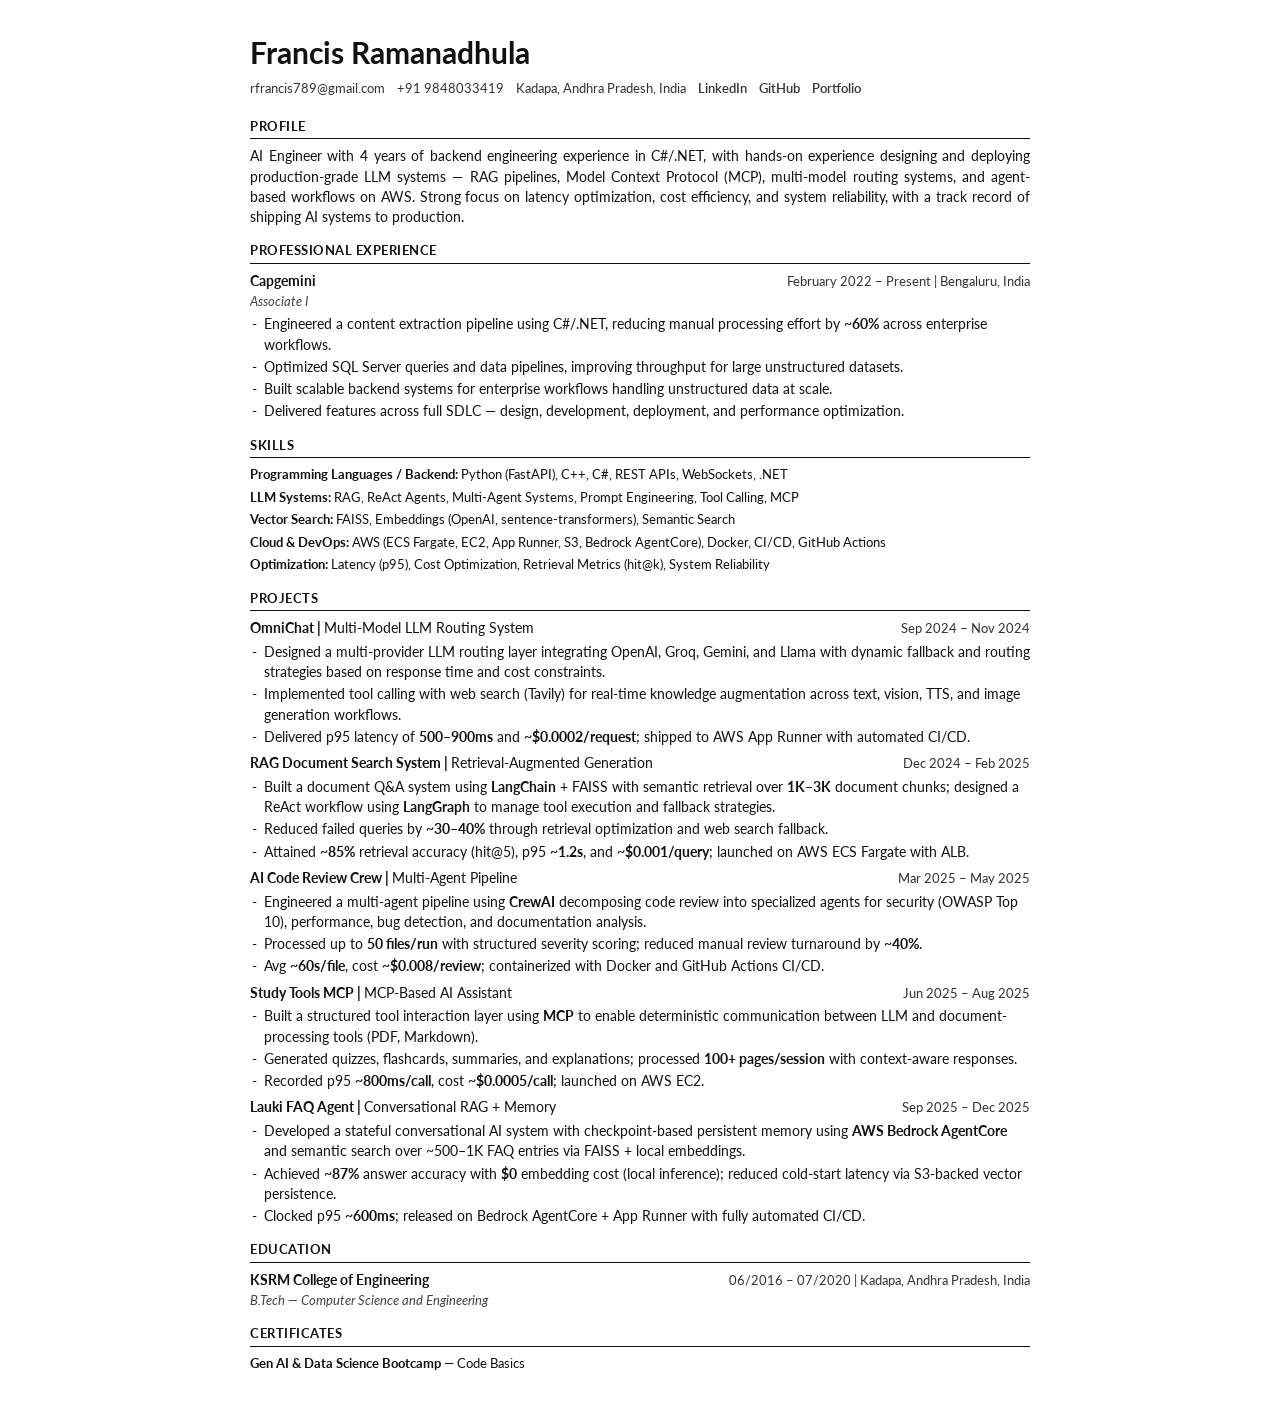
<file: resume.html>
<!doctype html>
<html lang="en">
  <head>
    <meta charset="UTF-8" />
    <meta name="viewport" content="width=device-width, initial-scale=1.0" />
    <title>Francis Ramanadhula - Resume</title>
    <link href="https://fonts.googleapis.com/css2?family=Lato:wght@400;700&display=swap" rel="stylesheet" />
    <style>
      * {
        margin: 0;
        padding: 0;
        box-sizing: border-box;
      }

      body {
        font-family: "Lato", "Calibri", "Segoe UI", sans-serif;
        font-size: 13.5px;
        color: #111;
        background: #fff;
        line-height: 1.5;
        max-width: 860px;
        margin: 0 auto;
        padding: 30px 40px;
      }

      a {
        color: #111;
        text-decoration: none;
      }
      a:hover {
        text-decoration: underline;
      }

      /* ── HEADER ── */
      .name {
        font-size: 30px;
        font-weight: 700;
        color: #111;
        margin-bottom: 5px;
      }

      .contact-row {
        font-size: 12.5px;
        color: #333;
        margin-bottom: 18px;
        display: flex;
        flex-wrap: wrap;
        gap: 4px 0;
      }
      .contact-row span {
        margin-right: 12px;
      }
      .contact-row a {
        color: #333;
        font-weight: 600;
      }

      /* ── SECTIONS ── */
      .section {
        margin-bottom: 14px;
      }

      .section-title {
        font-size: 13px;
        font-weight: 700;
        color: #111;
        text-transform: uppercase;
        letter-spacing: 0.5px;
        border-bottom: 1.5px solid #111;
        padding-bottom: 2px;
        margin-bottom: 7px;
      }

      /* ── TYPOGRAPHY ── */
      p {
        margin-bottom: 4px;
        text-align: justify;
      }

      ul {
        list-style: none;
        margin: 3px 0 6px 0;
      }
      ul li {
        position: relative;
        padding-left: 14px;
        margin-bottom: 2px;
      }
      ul li::before {
        content: "-";
        position: absolute;
        left: 2px;
        color: #111;
      }

      strong {
        font-weight: 700;
        color: #111;
      }

      /* ── ITEM ROWS ── */
      .item-header {
        display: flex;
        justify-content: space-between;
        align-items: baseline;
        margin-bottom: 1px;
      }
      .item-title {
        font-weight: 700;
        font-size: 13.5px;
        color: #111;
      }
      .item-subtitle {
        font-style: italic;
        color: #444;
        font-size: 12.5px;
        margin-bottom: 3px;
      }
      .item-date {
        font-size: 12.5px;
        color: #333;
        white-space: nowrap;
      }

      /* ── SKILLS ── */
      .skills-row {
        margin-bottom: 3px;
        font-size: 13px;
      }

      /* ── CERTIFICATES ── */
      .cert-item {
        margin-bottom: 2px;
        font-size: 13px;
      }

      /* ── PRINT ── */
      @page {
        size: A4 portrait;
        margin: 10mm;
      }
      @media print {
        body {
          margin: 0;
          padding: 0;
          font-size: 12px;
          line-height: 1.35;
          max-width: 100%;
        }
        .section {
          page-break-inside: avoid;
          margin-bottom: 10px;
        }
        .name {
          font-size: 26px;
        }
      }
    </style>
  </head>
  <body>

    <!-- HEADER -->
    <div class="name">Francis Ramanadhula</div>
    <div class="contact-row">
      <span>rfrancis789@gmail.com</span>
      <span>+91 9848033419</span>
      <span>Kadapa, Andhra Pradesh, India</span>
      <span><a href="https://www.linkedin.com/in/francis-rf/" target="_blank">LinkedIn</a></span>
      <span><a href="https://github.com/francis-rf" target="_blank">GitHub</a></span>
      <span><a href="https://francis-rf.vercel.app/" target="_blank">Portfolio</a></span>
    </div>

    <!-- PROFILE -->
    <div class="section">
      <div class="section-title">Profile</div>
      <p>
        AI Engineer with 4 years of backend engineering experience in C#/.NET, with hands-on experience designing and deploying production-grade LLM systems — RAG pipelines, Model Context Protocol (MCP), multi-model routing systems, and agent-based workflows on AWS. Strong focus on latency optimization, cost efficiency, and system reliability, with a track record of shipping AI systems to production.
      </p>
    </div>

    <!-- PROFESSIONAL EXPERIENCE -->
    <div class="section">
      <div class="section-title">Professional Experience</div>

      <div class="item-header">
        <span class="item-title">Capgemini</span>
        <span class="item-date">February 2022 – Present | Bengaluru, India</span>
      </div>
      <div class="item-subtitle">Associate I</div>
      <ul>
        <li>Engineered a content extraction pipeline using C#/.NET, reducing manual processing effort by <strong>~60%</strong> across enterprise workflows.</li>
        <li>Optimized SQL Server queries and data pipelines, improving throughput for large unstructured datasets.</li>
        <li>Built scalable backend systems for enterprise workflows handling unstructured data at scale.</li>
        <li>Delivered features across full SDLC — design, development, deployment, and performance optimization.</li>
      </ul>
    </div>

    <!-- SKILLS -->
    <div class="section">
      <div class="section-title">Skills</div>

      <div class="skills-row"><strong>Programming Languages / Backend:</strong> Python (FastAPI), C++, C#, REST APIs, WebSockets, .NET</div>
      <div class="skills-row"><strong>LLM Systems:</strong> RAG, ReAct Agents, Multi-Agent Systems, Prompt Engineering, Tool Calling, MCP</div>
      <div class="skills-row"><strong>Vector Search:</strong> FAISS, Embeddings (OpenAI, sentence-transformers), Semantic Search</div>
      <div class="skills-row"><strong>Cloud &amp; DevOps:</strong> AWS (ECS Fargate, EC2, App Runner, S3, Bedrock AgentCore), Docker, CI/CD, GitHub Actions</div>
      <div class="skills-row"><strong>Optimization:</strong> Latency (p95), Cost Optimization, Retrieval Metrics (hit@k), System Reliability</div>
    </div>

    <!-- PROJECTS -->
    <div class="section">
      <div class="section-title">Projects</div>

      <!-- 1 -->
      <div class="item-header">
        <span class="item-title"><a href="https://github.com/francis-rf/multimodal-ai-chatbot" target="_blank">OmniChat</a> | <span style="font-weight: normal;">Multi-Model LLM Routing System</span></span>
        <span class="item-date">Sep 2024 – Nov 2024</span>
      </div>
      <ul>
        <li>Designed a multi-provider LLM routing layer integrating OpenAI, Groq, Gemini, and Llama with dynamic fallback and routing strategies based on response time and cost constraints.</li>
        <li>Implemented tool calling with web search (Tavily) for real-time knowledge augmentation across text, vision, TTS, and image generation workflows.</li>
        <li>Delivered p95 latency of <strong>500–900ms</strong> and <strong>~$0.0002/request</strong>; shipped to AWS App Runner with automated CI/CD.</li>
      </ul>

      <!-- 2 -->
      <div class="item-header">
        <span class="item-title"><a href="https://github.com/francis-rf/RAG-document-qa" target="_blank">RAG Document Search System</a> | <span style="font-weight: normal;">Retrieval-Augmented Generation</span></span>
        <span class="item-date">Dec 2024 – Feb 2025</span>
      </div>
      <ul>
        <li>Built a document Q&A system using <strong>LangChain</strong> + FAISS with semantic retrieval over <strong>1K–3K</strong> document chunks; designed a ReAct workflow using <strong>LangGraph</strong> to manage tool execution and fallback strategies.</li>
        <li>Reduced failed queries by <strong>~30–40%</strong> through retrieval optimization and web search fallback.</li>
        <li>Attained <strong>~85%</strong> retrieval accuracy (hit@5), p95 <strong>~1.2s</strong>, and <strong>~$0.001/query</strong>; launched on AWS ECS Fargate with ALB.</li>
      </ul>

      <!-- 3 -->
      <div class="item-header">
        <span class="item-title"><a href="https://github.com/francis-rf/code-review-crew" target="_blank">AI Code Review Crew</a> | <span style="font-weight: normal;">Multi-Agent Pipeline</span></span>
        <span class="item-date">Mar 2025 – May 2025</span>
      </div>
      <ul>
        <li>Engineered a multi-agent pipeline using <strong>CrewAI</strong> decomposing code review into specialized agents for security (OWASP Top 10), performance, bug detection, and documentation analysis.</li>
        <li>Processed up to <strong>50 files/run</strong> with structured severity scoring; reduced manual review turnaround by <strong>~40%</strong>.</li>
        <li>Avg <strong>~60s/file</strong>, cost <strong>~$0.008/review</strong>; containerized with Docker and GitHub Actions CI/CD.</li>
      </ul>

      <!-- 4 -->
      <div class="item-header">
        <span class="item-title"><a href="https://github.com/francis-rf/study-Tools-mcp-server" target="_blank">Study Tools MCP</a> | <span style="font-weight: normal;">MCP-Based AI Assistant</span></span>
        <span class="item-date">Jun 2025 – Aug 2025</span>
      </div>
      <ul>
        <li>Built a structured tool interaction layer using <strong>MCP</strong> to enable deterministic communication between LLM and document-processing tools (PDF, Markdown).</li>
        <li>Generated quizzes, flashcards, summaries, and explanations; processed <strong>100+ pages/session</strong> with context-aware responses.</li>
        <li>Recorded p95 <strong>~800ms/call</strong>, cost <strong>~$0.0005/call</strong>; launched on AWS EC2.</li>
      </ul>

      <!-- 5 -->
      <div class="item-header">
        <span class="item-title"><a href="https://github.com/francis-rf/faq-bedrock-agentcore" target="_blank">Lauki FAQ Agent</a> | <span style="font-weight: normal;">Conversational RAG + Memory</span></span>
        <span class="item-date">Sep 2025 – Dec 2025</span>
      </div>
      <ul>
        <li>Developed a stateful conversational AI system with checkpoint-based persistent memory using <strong>AWS Bedrock AgentCore</strong> and semantic search over ~500–1K FAQ entries via FAISS + local embeddings.</li>
        <li>Achieved <strong>~87%</strong> answer accuracy with <strong>$0</strong> embedding cost (local inference); reduced cold-start latency via S3-backed vector persistence.</li>
        <li>Clocked p95 <strong>~600ms</strong>; released on Bedrock AgentCore + App Runner with fully automated CI/CD.</li>
      </ul>
    </div>

    <!-- EDUCATION -->
    <div class="section">
      <div class="section-title">Education</div>

      <div class="item-header">
        <span class="item-title">KSRM College of Engineering</span>
        <span class="item-date">06/2016 – 07/2020 | Kadapa, Andhra Pradesh, India</span>
      </div>
      <div class="item-subtitle">B.Tech — Computer Science and Engineering</div>
    </div>

    <!-- CERTIFICATES -->
    <div class="section" style="margin-bottom: 0">
      <div class="section-title">Certificates</div>
      <div class="cert-item"><strong>Gen AI &amp; Data Science Bootcamp</strong> — Code Basics</div>
    </div>

  </body>
</html>
</file>
